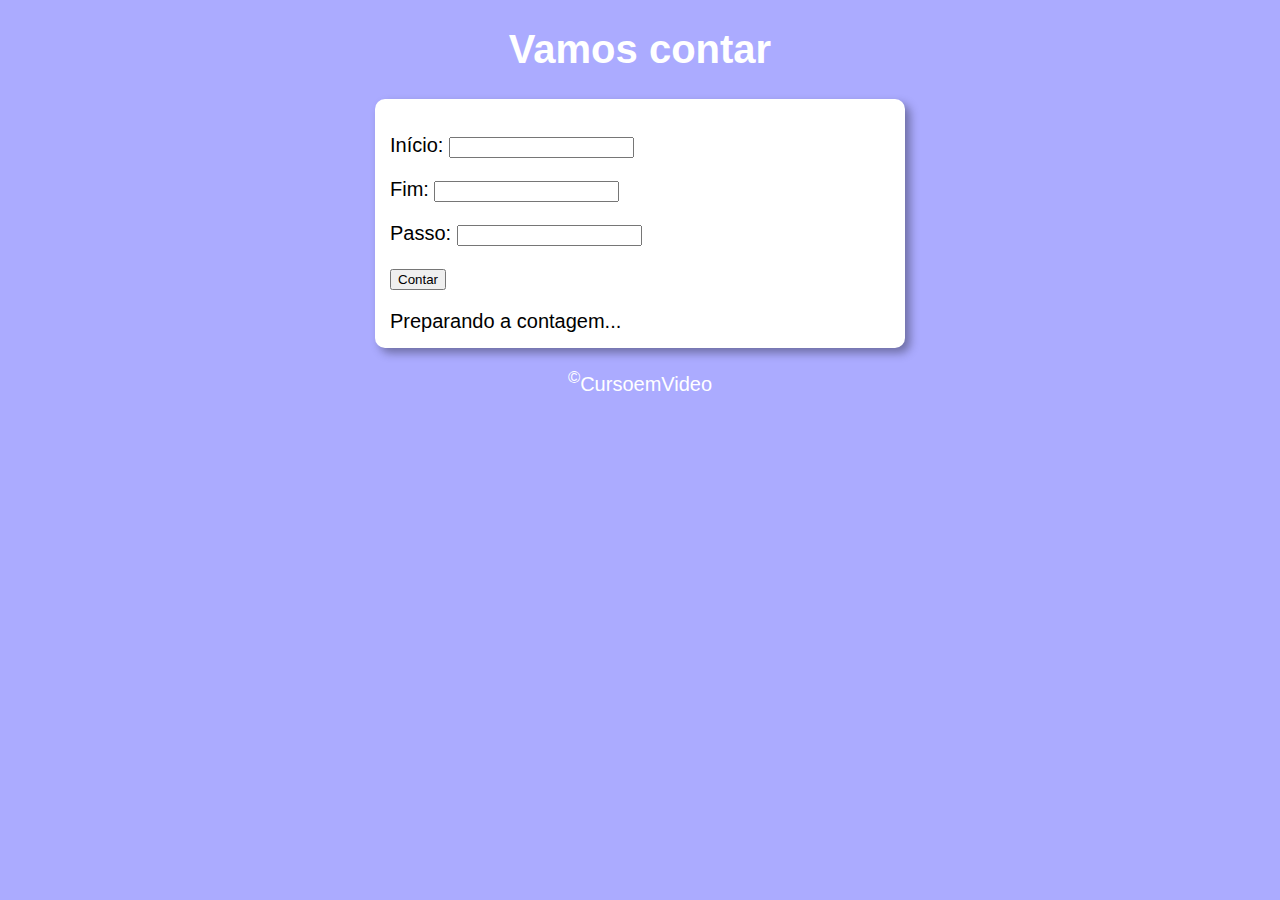
<file: desafios/d003/index.html>
<!DOCTYPE html>
<html lang="pt-br">
<head>
    <meta charset="UTF-8">
    <meta name="viewport" content="width=device-width, initial-scale=1.0">
    <link rel="stylesheet" href="styles/style.css">
    <title>Super Contador</title>
</head>
<body>
    <header>
        <h1>Vamos contar</h1>
    </header>
    <section>
        <div>
            <p>
                <label for="txtinicio">Início:</label>
                <input type="number" name="txtinicio" id="txtinicio">
            </p>
            <p>
                <label for="txtfim">Fim:</label>
                <input type="number" name="txtfim" id="txtfim">
            </p>
            <p>
                <label for="txtpasso">Passo:</label>
                <input type="number" name="txtpasso" id="txtpasso">
            </p>
            <p>
                <input type="submit" value="Contar" onclick="contar()">
            </p>
        </div>
        <div id="res">
            Preparando a contagem...
        </div>
    </section>
    <footer>
        <p><sup>&copy;</sup>CursoemVideo</p>
    </footer>

    <script src="script.js"></script>
</body>
</html>
</file>
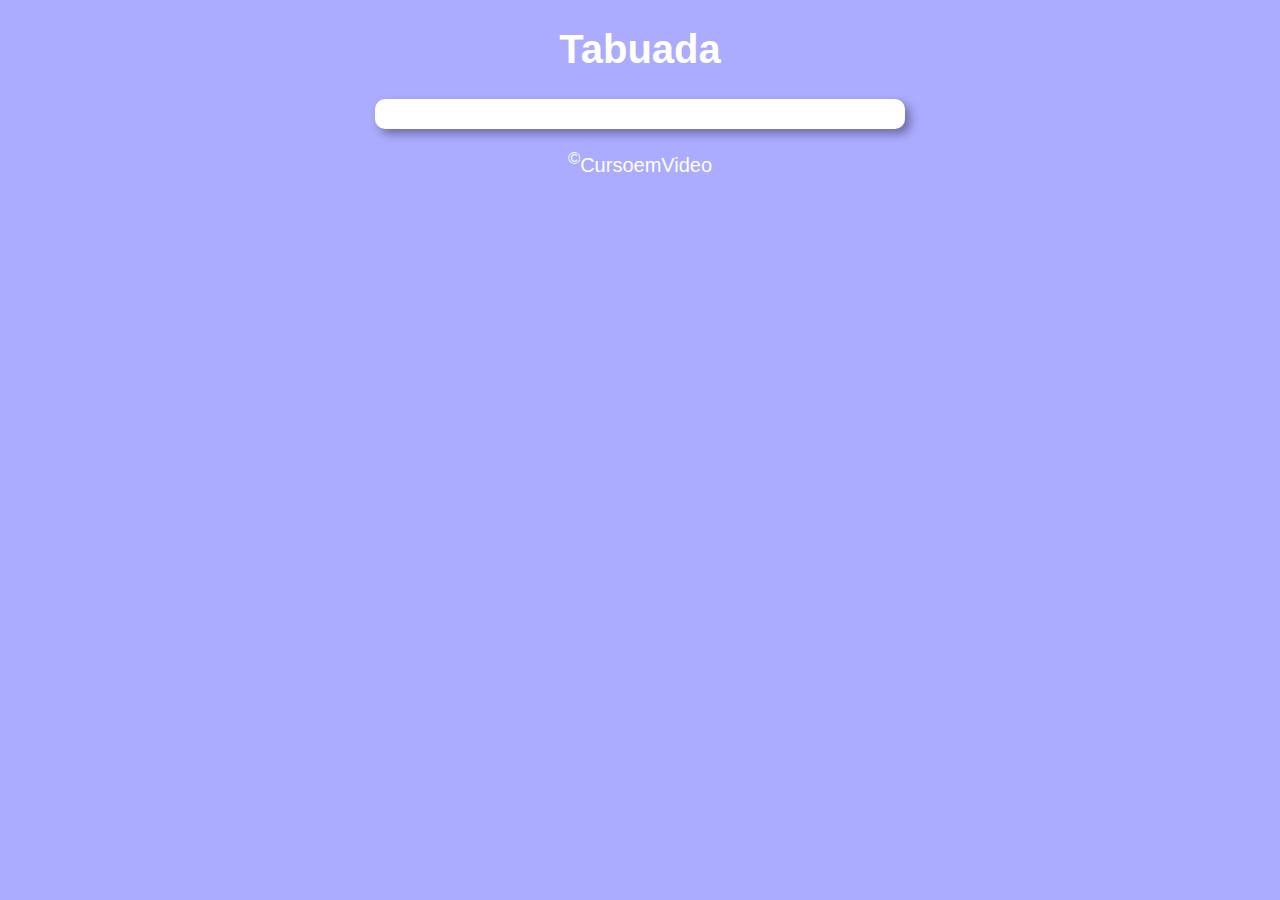
<file: desafios/d004/index.html>
<!DOCTYPE html>
<html lang="pt-br">
<head>
    <meta charset="UTF-8">
    <meta name="viewport" content="width=device-width, initial-scale=1.0">
    <link rel="stylesheet" href="styles/style.css">
    <title>Tabuada</title>
</head>
<body>
    <header>
        <h1>Tabuada</h1>
    </header>
    <section>
        <div>
            
        </div>
        <div>
            
        </div>
    </section>
    <footer>
        <p><sup>&copy;</sup>CursoemVideo</p>
    </footer>

    <script src="script.js"></script>
</body>
</html>
</file>
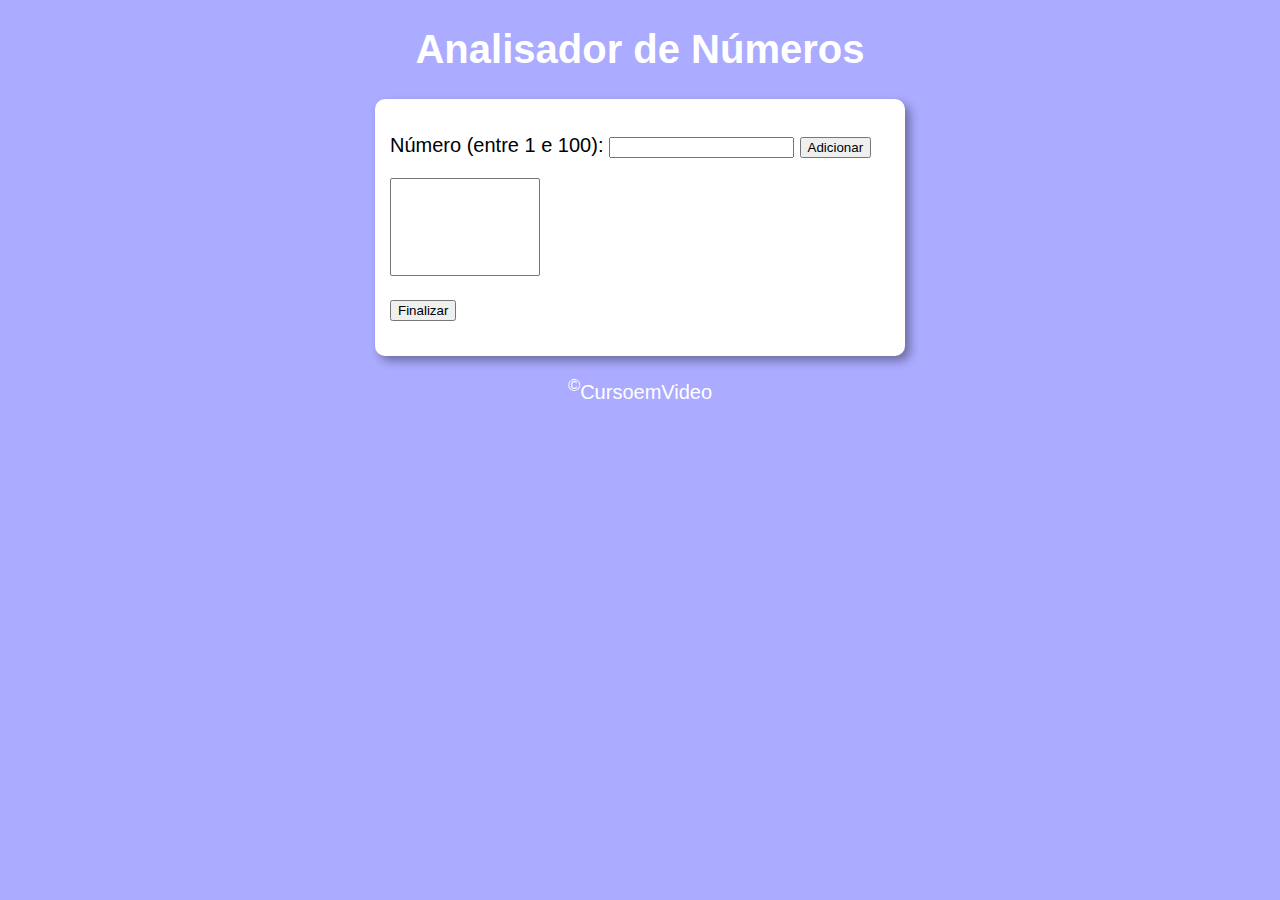
<file: desafios/d005/index.html>
<!DOCTYPE html>
<html lang="pt-br">
<head>
    <meta charset="UTF-8">
    <meta name="viewport" content="width=device-width, initial-scale=1.0">
    <link rel="stylesheet" href="styles/style.css">
    <title>Analisador de Números</title>
</head>
<body>
    <header>
        <h1>Analisador de Números</h1>
    </header>
    <section>
        <div>
            <p>
                <label for="txtn">Número (entre 1 e 100):</label>
                <input type="number" name="numero" id="txtn" value="">
                <input type="submit" value="Adicionar" onclick="add()">
            </p>
            <select name="valores" id="valores" size="6"></select>
            <p><input type="submit" value="Finalizar" onclick="analise()"></p>
        </div>
        <div id="resultado">
            
        </div>
    </section>
    <footer>
        <p><sup>&copy;</sup>CursoemVideo</p>
    </footer>

    <script src="script.js"></script>
</body>
</html>
</file>
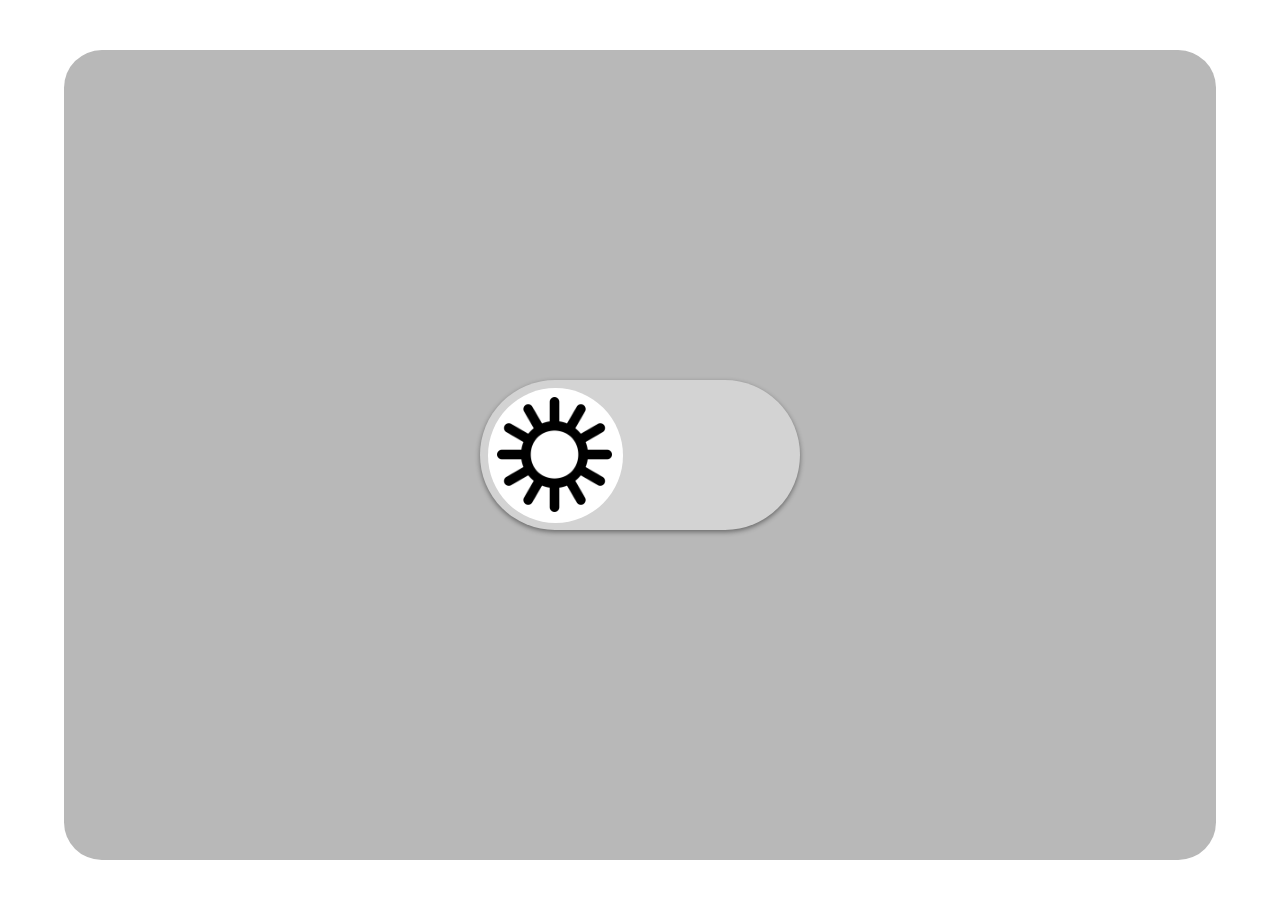
<file: treino-pessoal/treino01/index.html>
<!DOCTYPE html>
<html lang="pt-BR">
<head>
    <meta charset="UTF-8">
    <meta name="viewport" content="width=device-width, initial-scale=1.0">
    <link rel="stylesheet" href="style.css">
    <title>Praticando</title>
</head>
<body>
    <div id="main">
        <div id="conteudo">
            <div id="botao" onclick="mudaCor()">
                <img id="icon" src="images/sun.png" alt="sun">
            </div>
        </div>
    </div>

    <script src="main.js"></script>
</body>
</html>
</file>
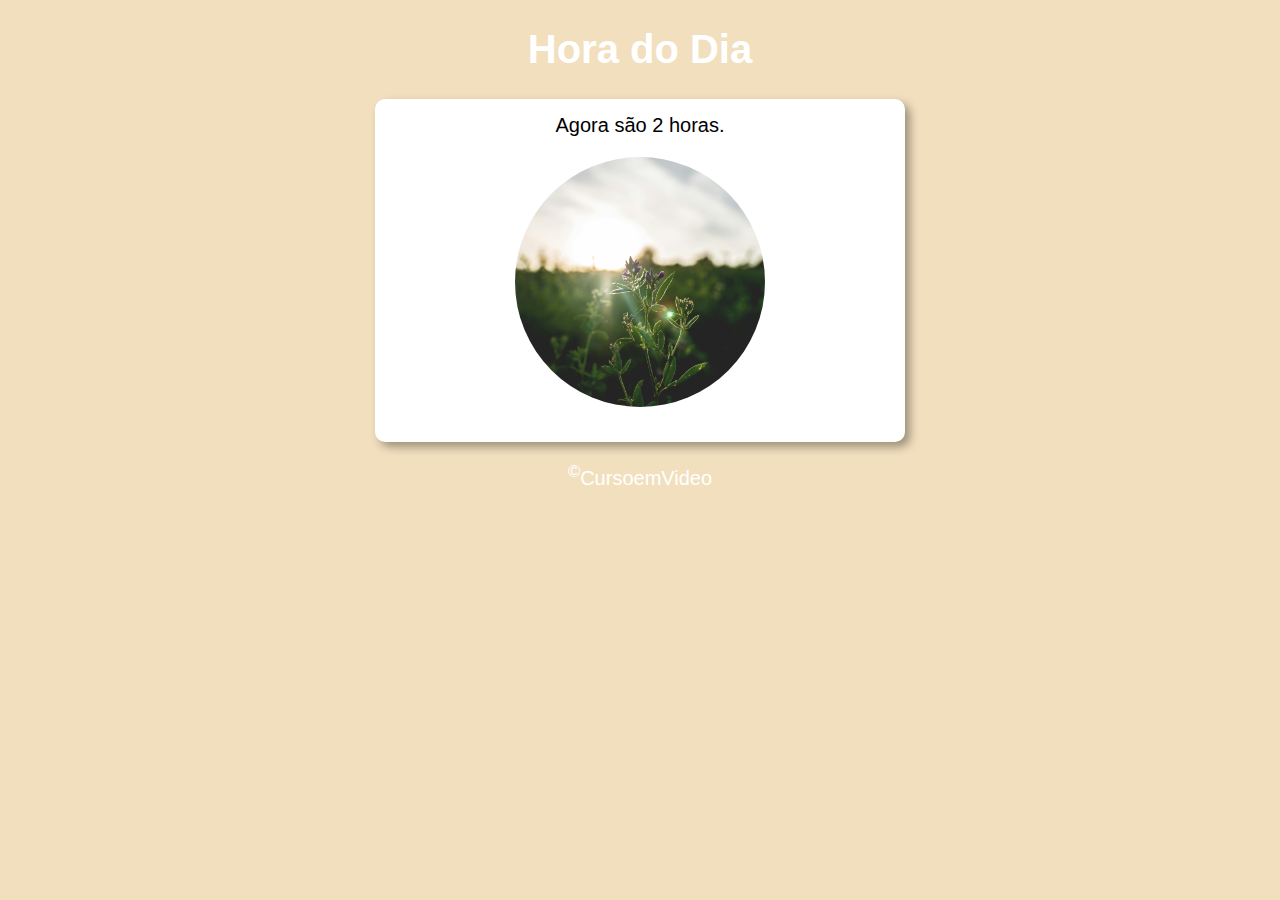
<file: desafios/d001/ex001.html>
<!DOCTYPE html>
<html lang="pt-br">
<head>
    <meta charset="UTF-8">
    <meta name="viewport" content="width=device-width, initial-scale=1.0">
    <link rel="stylesheet" href="styles/style.css">
    <title>Hora do Dia</title>
</head>
<body onload="carregar()">
    <header>
        <h1>Hora do Dia</h1>
    </header>
    <section>
        <div id="msg">
            
        </div>
        <div id="foto">
            
        </div>
    </section>
    <footer>
        <p><sup>&copy;</sup>CursoemVideo</p>
    </footer>

    <script src="script.js"></script>
</body>
</html>
</file>
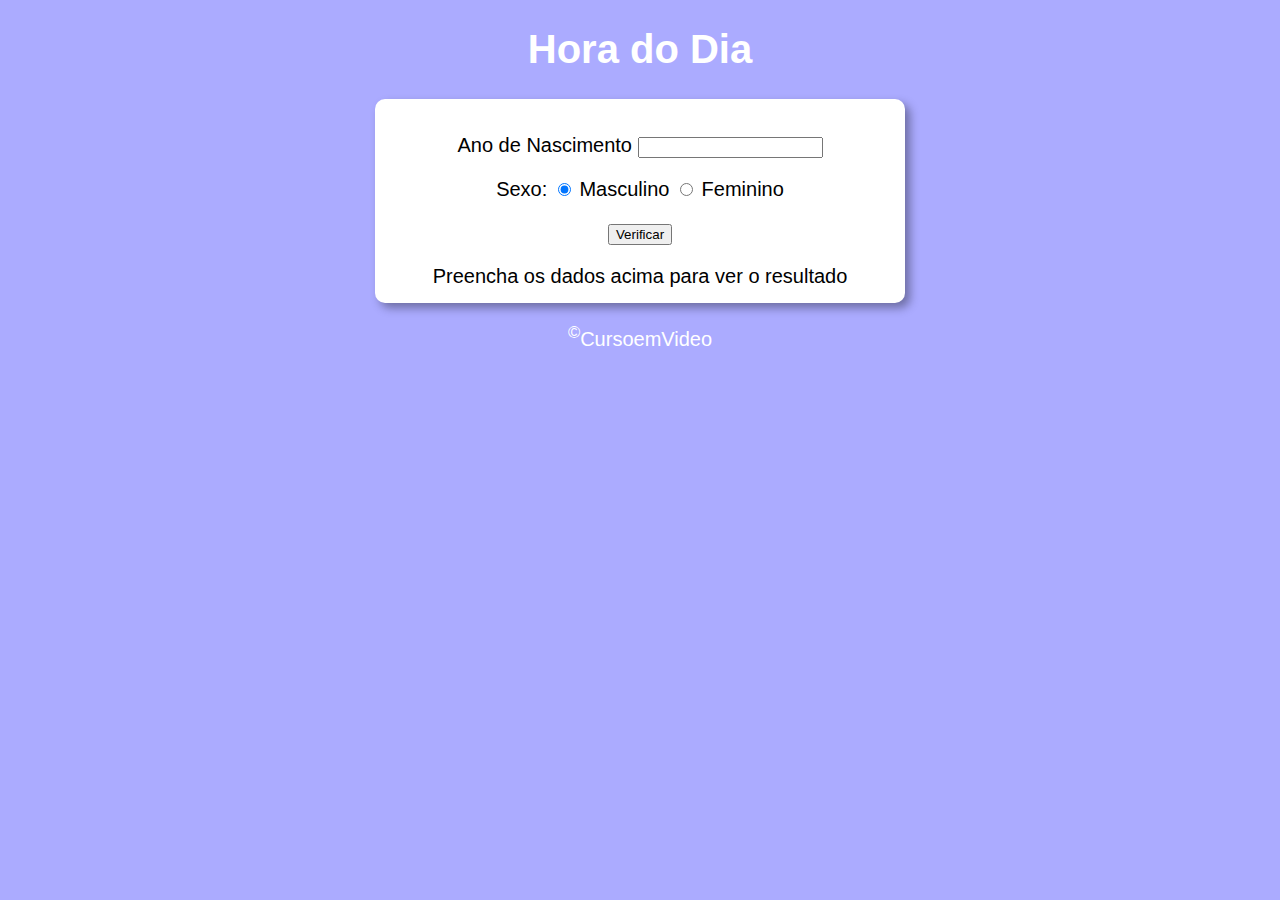
<file: desafios/d002/ex002.html>
<!DOCTYPE html>
<html lang="pt-br">
<head>
    <meta charset="UTF-8">
    <meta name="viewport" content="width=device-width, initial-scale=1.0">
    <link rel="stylesheet" href="styles/style.css">
    <title>Hora do Dia</title>
</head>
<body onload="carregar()">
    <header>
        <h1>Hora do Dia</h1>
    </header>
    <section>
        <div>
            <p>Ano de Nascimento
                <input type="number" name="txtano" id="txtano" min="0">
            </p>
            <p>Sexo:
                <input type="radio" name="radsex" id="mas" checked>
                <label for="mas">Masculino</label>
                <input type="radio" name="radsex" id="fem">
                <label for="fem">Feminino</label>
            </p>
            <p>
                <input type="button" value="Verificar" onclick="verificar()">
            </p>
        </div>
        <div id="res">
            Preencha os dados acima para ver o resultado
        </div>
    </section>
    <footer>
        <p><sup>&copy;</sup>CursoemVideo</p>
    </footer>

    <script src="script.js"></script>
</body>
</html>
</file>
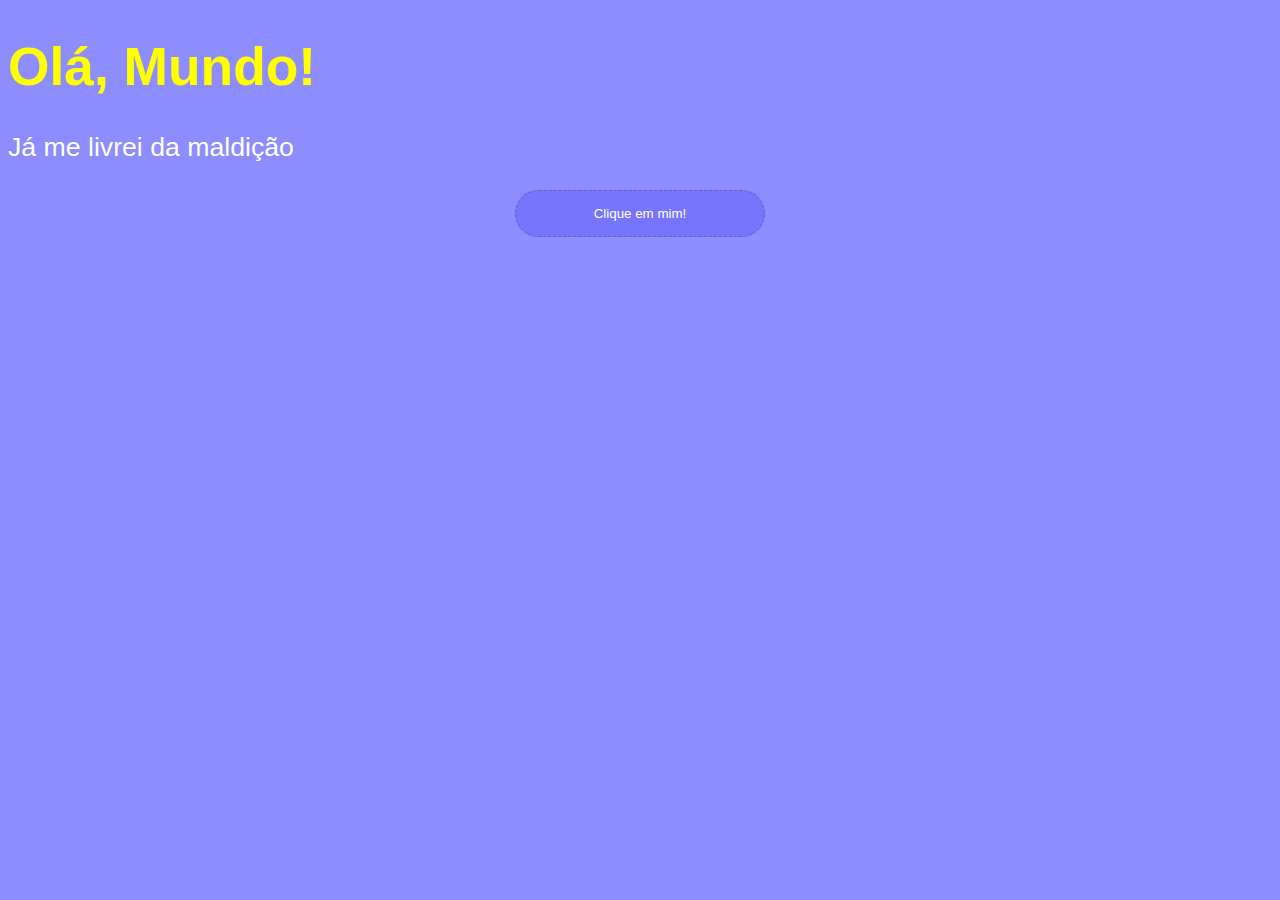
<file: exercicios/aula004/ex001.html>
<!DOCTYPE html>
<html lang="pt-br">
<head>
    <meta charset="UTF-8">
    <meta name="viewport" content="width=device-width, initial-scale=1.0">
    <title>Minha primeira aula de JS</title>
    <style>
        body {
            background-color: #8d8dff;
            color: white;
            font: normal 20pt Arial;
        }

        h1 {
            color: yellow;
        }

        button {
            display: block;
            background-color: #7676fd;
            color: white;
            border: 1px dashed slateblue;
            padding: 15px;
            border-radius: 2cm;
            transition: 0.2s;
            width: 250px;
            margin: auto;
        }

        button:hover {
            background-color: #6666ff;
            border-color: #503ec4;
            padding: 25px;
            transform: translateY(-10px);
            border-radius: 2cm;
            cursor: pointer;
        }
    </style>
</head>
<body>
    <h1>Olá, Mundo!</h1>
    <p>Já me livrei da maldição</p>
    <button onclick="ola()">Clique em mim!</button>
    <script>
        function ola() { 
            window.alert('Minha primeira mensagem!')
            window.confirm('Está gostando de JS?')
            window.prompt('Qual é seu nome?')
        }
    </script>
</body>
</html>
</file>
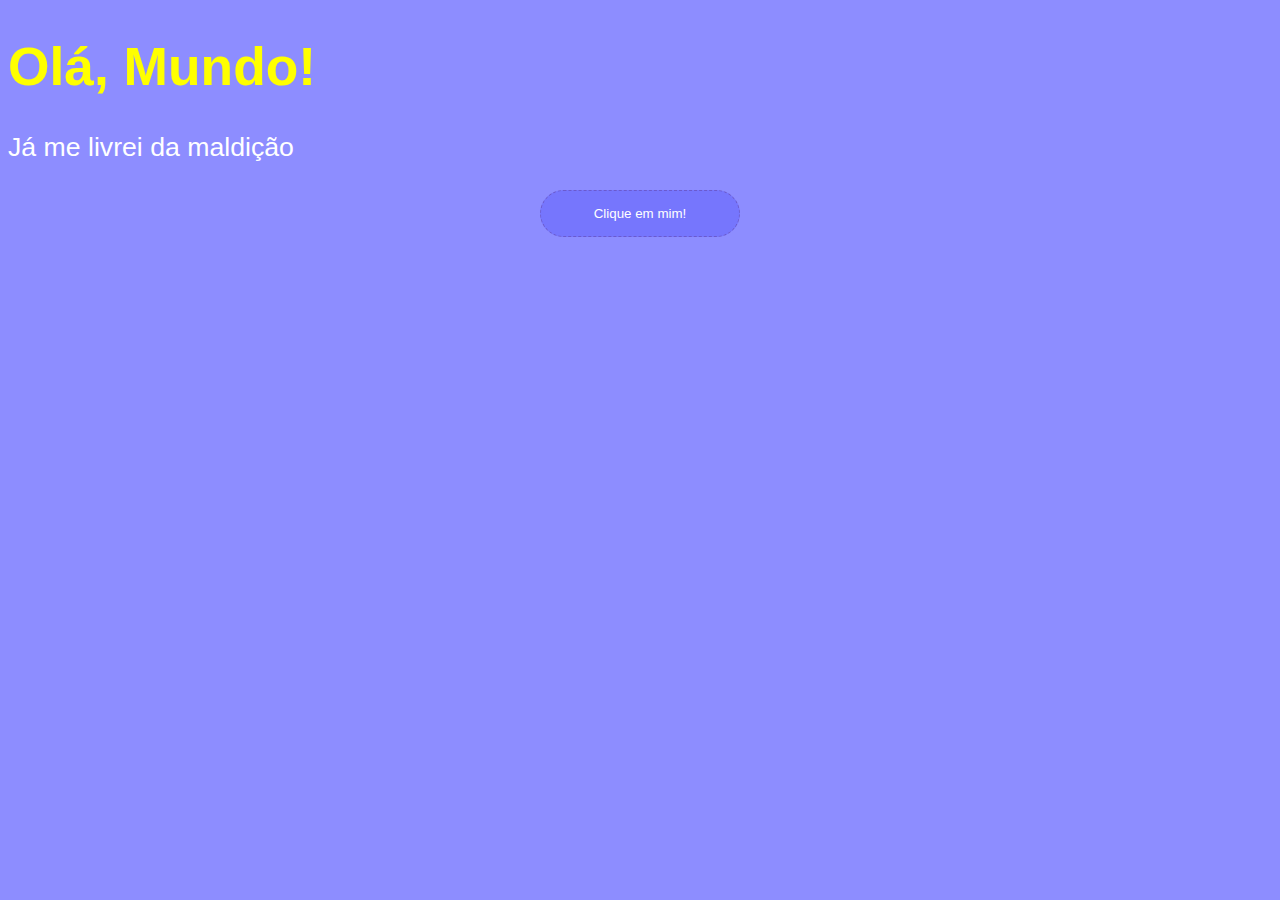
<file: exercicios/aula006/ex002.html>
<!DOCTYPE html>
<html lang="pt-br">
<head>
    <meta charset="UTF-8">
    <meta name="viewport" content="width=device-width, initial-scale=1.0">
    <title>Minha primeira aula de JS</title>
    <style>
        body {
            background-color: #8d8dff;
            color: white;
            font: normal 20pt Arial;
        }

        h1 {
            color: yellow;
        }

        button {
            display: block;
            background-color: #7676fd;
            color: white;
            border: 1px dashed slateblue;
            padding: 15px;
            border-radius: 2cm;
            transition: 0.2s;
            width: 200px;
            margin: auto;
        }

        button:hover {
            background-color: #6666ff;
            border-color: #503ec4;
            padding: 25px;
            width: 210px;
            transform: translateY(-10px);
            border-radius: 2cm;
            cursor: pointer;
        }
    </style>
</head>
<body>

    <h1>Olá, Mundo!</h1>

    <p>Já me livrei da maldição</p>
    <button onclick="ola()">Clique em mim!</button>

    <script>
        function ola() { 
            var nome = window.prompt('Qual é seu nome?')
            window.alert("Bem vindo(a), " + nome) // Concatenação
        }
    </script>
</body>
</html>
</file>
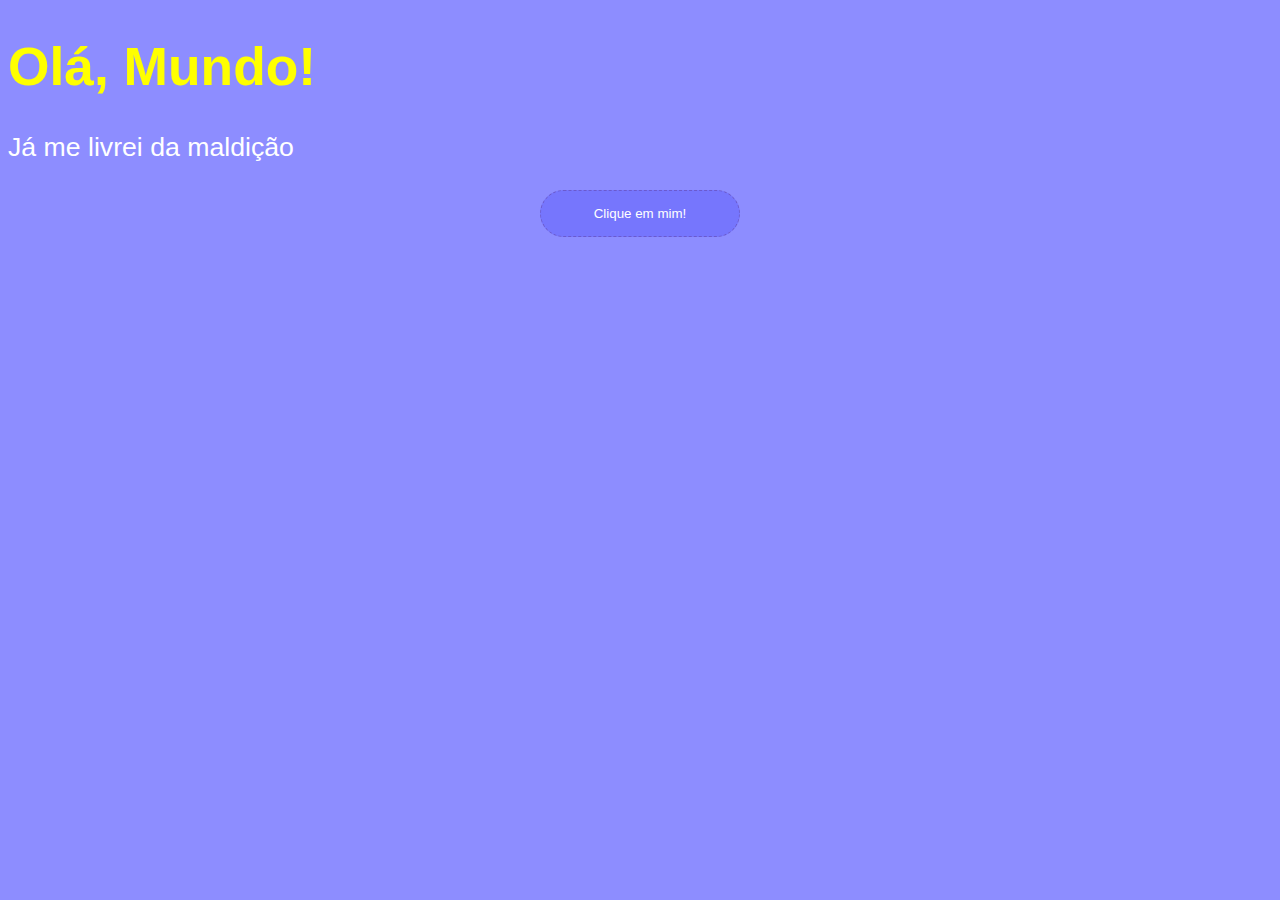
<file: exercicios/aula006/ex003.html>
<!DOCTYPE html>
<html lang="pt-br">
<head>
    <meta charset="UTF-8">
    <meta name="viewport" content="width=device-width, initial-scale=1.0">
    <title>Minha primeira aula de JS</title>
    <style>
        body {
            background-color: #8d8dff;
            color: white;
            font: normal 20pt Arial;
        }

        h1 {
            color: yellow;
        }

        button {
            display: block;
            background-color: #7676fd;
            color: white;
            border: 1px dashed slateblue;
            padding: 15px;
            border-radius: 2cm;
            transition: 0.2s;
            width: 200px;
            margin: auto;
        }

        button:hover {
            background-color: #6666ff;
            border-color: #503ec4;
            padding: 25px;
            width: 210px;
            transform: translateY(-10px);
            border-radius: 2cm;
            cursor: pointer;
        }
    </style>
</head>
<body>

    <h1>Olá, Mundo!</h1>

    <p>Já me livrei da maldição</p>
    <button onclick="ola()">Clique em mim!</button>

    <script>
        function ola() { 
            var n1 = Number(window.prompt('Digite um número:'))
            var n2 = Number(window.prompt('Digite outro número:'))
            var s = n1 + n2
            window.alert(`A soma entre ${n1} e ${n2} é igual a ${s}`)
        }
    </script>
</body>
</html>
</file>
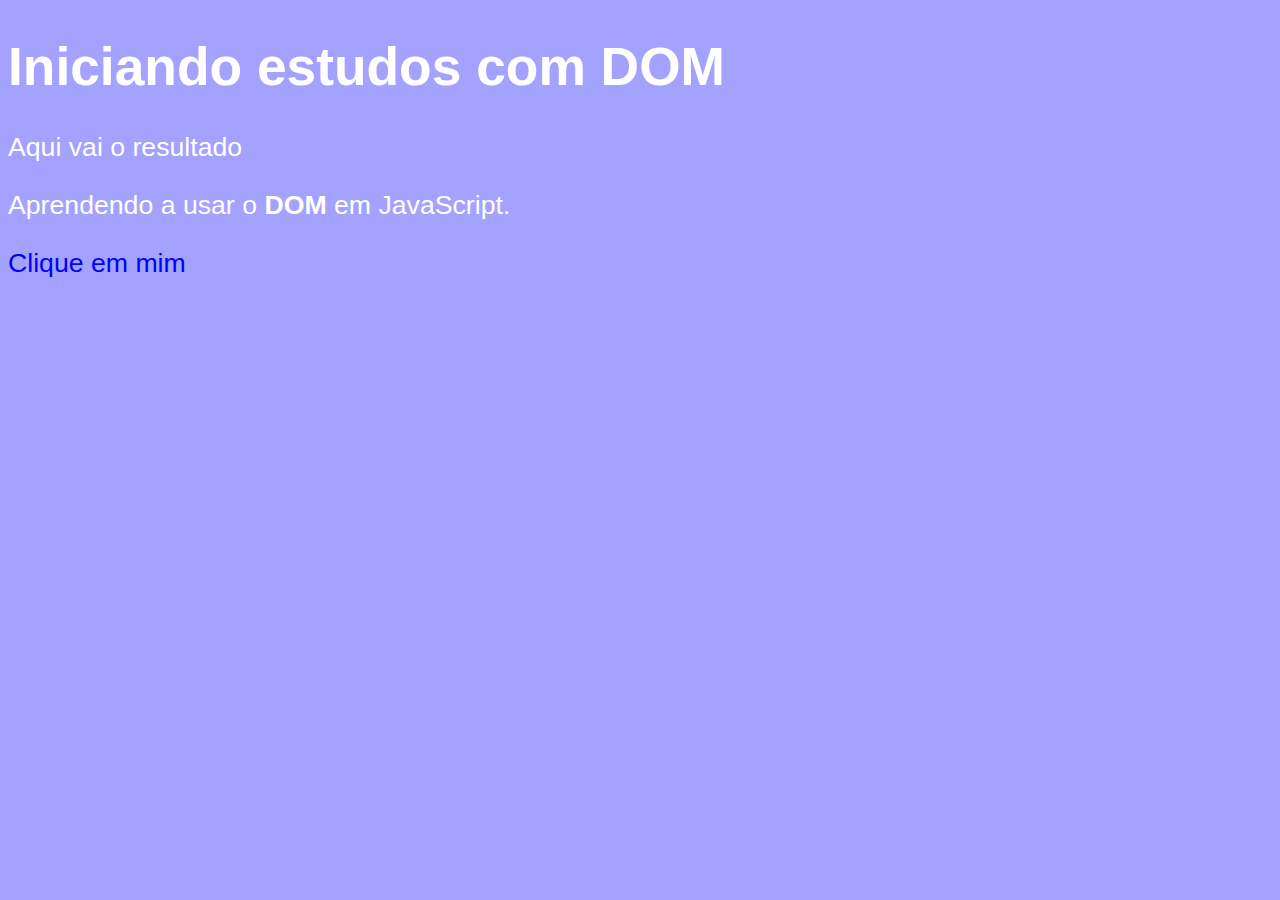
<file: exercicios/aula009/ex005.html>
<!DOCTYPE html>
<html lang="pt-BR">
<head>
    <meta charset="UTF-8">
    <meta name="viewport" content="width=device-width, initial-scale=1.0">
    <title>Primeiros passos com DOM</title>
    <style>
        body {
            background-color: #a3a2ff;
            color: white;
            font: normal 20pt Arial;
        }
    </style>
</head>
<body>
    <h1>Iniciando estudos com DOM</h1>
    <p>Aqui vai o resultado</p>
    <p>Aprendendo a usar o <strong>DOM</strong> em JavaScript.</p>
    <div id="msg">Clique em mim</div>

    <script>
        var p1 = window.document.getElementsByTagName('p')[0]
        // var d = window.document.getElementById('msg')
        // d.style.backgroundColor = 'green'

        var d = document.querySelector('div#msg')
        d.style.color = 'blue'

    </script>
</body>
</html>
</file>
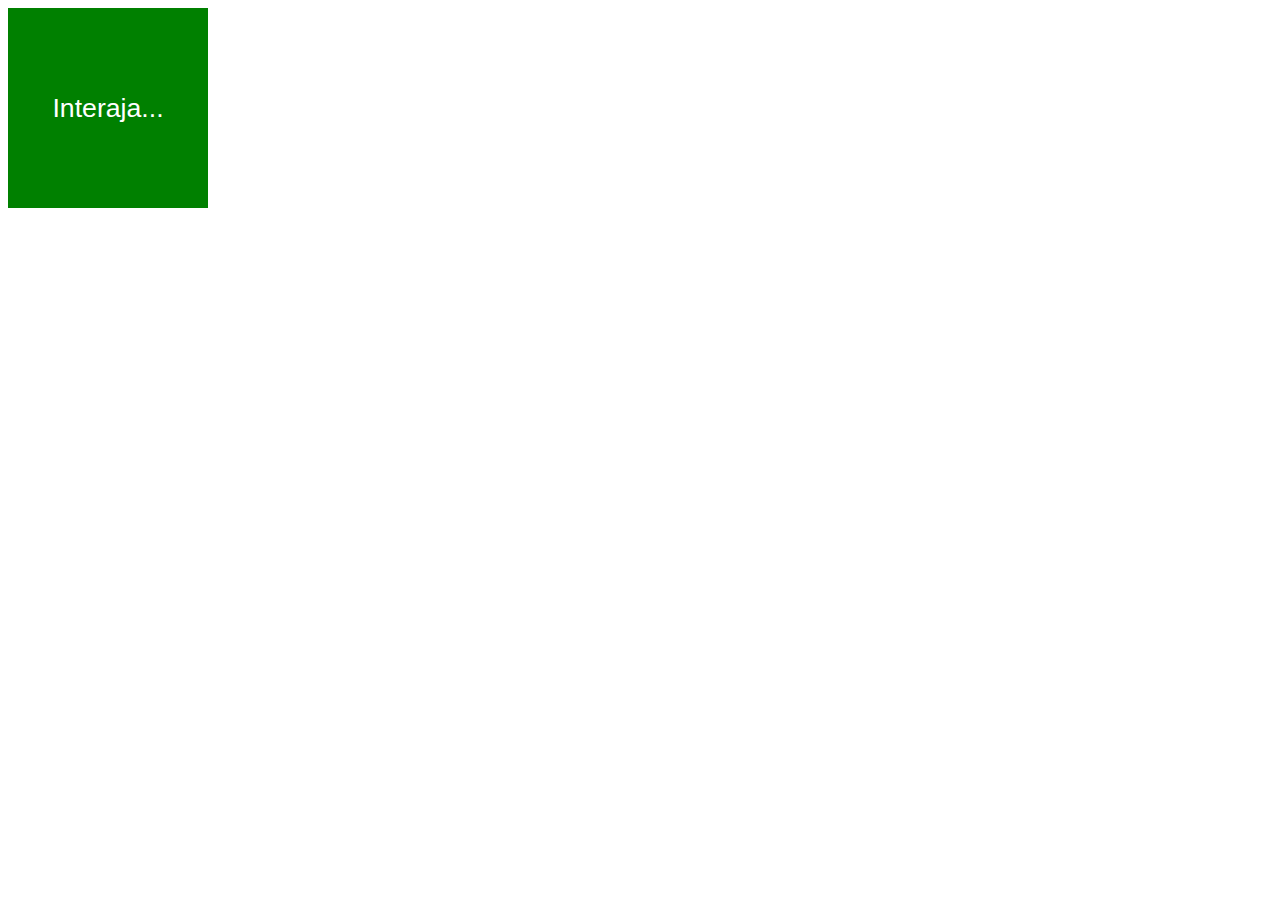
<file: exercicios/aula010/ex006.html>
<!DOCTYPE html>
<html lang="pt-br">
<head>
    <meta charset="UTF-8">
    <meta name="viewport" content="width=device-width, initial-scale=1.0">
    <title>Eventos DOM</title>
    <style>
        div#area {
            font: normal 20pt Arial;
            background-color: green;
            color: white;
            width: 200px;
            height: 200px;
            line-height: 200px;
            text-align: center;
        }
    </style>
</head>
<body>
    <div id="area">
        Interaja...
    </div>

    <script>
        var area = document.getElementById('area')
        area.addEventListener('click', clicar)
        area.addEventListener('mouseenter', entrar)
        area.addEventListener('mouseout', sair)
        
        function clicar() {
            area.innerText = 'Clicou!'
            area.style.backgroundColor = 'red'
        }

        function entrar() {
            area.innerText = 'Entrou!'
        }

        function sair() {
            area.innerText = 'Saiu!'
            area.style.backgroundColor = 'green'
        }
    </script>
</body>
</html>
</file>
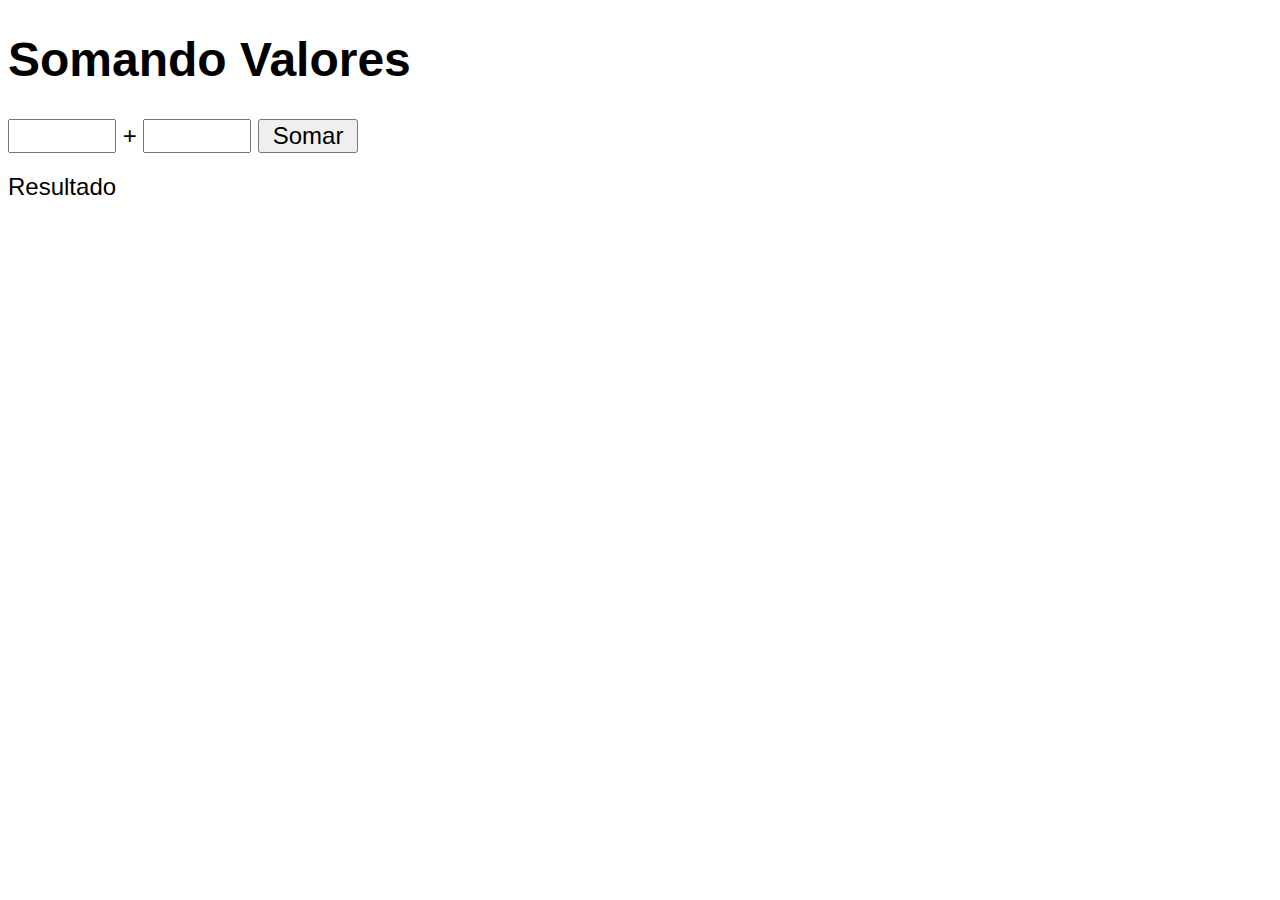
<file: exercicios/aula010/ex007.html>
<!DOCTYPE html>
<html lang="pt-br">
<head>
    <meta charset="UTF-8">
    <meta name="viewport" content="width=device-width, initial-scale=1.0">
    <title>Somando Números</title>
    <style>
        body {
            font: normal 18pt Arial;
        }
        input {
            font: normal 18pt Arial;
            width: 100px;
            text-align: center;
        }
        div#res {
            margin-top: 20px;
        }
    </style>
</head>
<body>
    <h1>Somando Valores</h1>
    <input type="number" name="txtn1" id="txtn1"> +
    <input type="number" name="txtn2" id="txtn2">
    <input type="button" value="Somar" onclick="somar()">
    <div id="res">Resultado</div>

    <script>
        function somar() {
            var tn1 = document.getElementById('txtn1')
            var tn2 = document.getElementById('txtn2')
            var res = document.getElementById('res')
            var n1 = Number(tn1.value)
            var n2 = Number(tn2.value)
            var s = n1 + n2
            res.innerHTML = `A soma entre ${n1} e ${n2} é igual a ${s}`
        }
    </script>
</body>
</html>
</file>
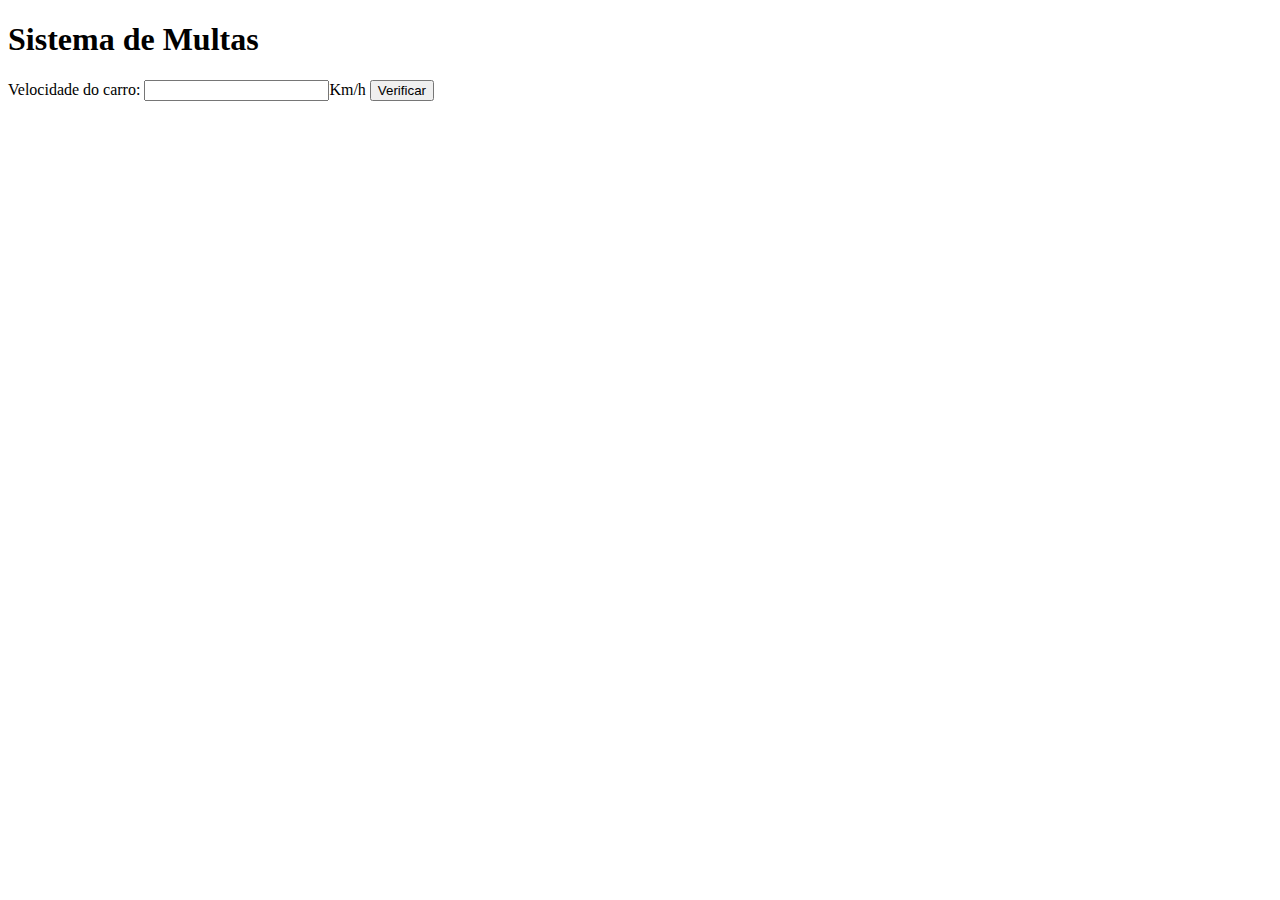
<file: exercicios/aula011/ex008.html>
<!DOCTYPE html>
<html lang="pt-br">
<head>
    <meta charset="UTF-8">
    <meta name="viewport" content="width=device-width, initial-scale=1.0">
    <title>DETRAN</title>
</head>
<body>
    <h1>Sistema de Multas</h1>
    Velocidade do carro: <input type="number" name="txtvel" id="txtvel">Km/h
    <input type="button" value="Verificar" onclick="calcular()">
    <div id="res"></div>

    <script src="ex008.js"></script>
</body>
</html>
</file>
<file: desafios/d003/styles/style.css>
@charset "UTF-8";

body {
    background-color: #ababff;
    font: normal 15pt Arial;
}

header {
    color: white;
    text-align: center;
}

section {
    background-color: white;
    border-radius: 10px;
    padding: 15px;
    width: 500px;
    margin: auto;
    box-shadow: 5px 5px 10px #0000005b;
}

footer {
    color: white;
    text-align: center;
}
</file>
<file: desafios/d004/styles/style.css>
@charset "UTF-8";

body {
    background-color: #ababff;
    font: normal 15pt Arial;
}

header {
    color: white;
    text-align: center;
}

section {
    background-color: white;
    border-radius: 10px;
    padding: 15px;
    width: 500px;
    margin: auto;
    box-shadow: 5px 5px 10px #0000005b;
}

footer {
    color: white;
    text-align: center;
}

div {
    text-align: center;
}
</file>
<file: desafios/d005/styles/style.css>
@charset "UTF-8";

body {
    background-color: #ababff;
    font: normal 15pt Arial;
}

header {
    color: white;
    text-align: center;
}

section {
    background-color: white;
    border-radius: 10px;
    padding: 15px;
    width: 500px;
    margin: auto;
    box-shadow: 5px 5px 10px #0000005b;
}

footer {
    color: white;
    text-align: center;
}

#valores {
    width: 150px;
}
</file>
<file: treino-pessoal/treino01/style.css>
@charset "UTF-8";

* {
    margin: 0;
    padding: 0;
    box-sizing: border-box;
}

html {
    width: 100vw;
    height: 100vh;
}

body {
    transition: 0.5s;
    background-color: white;
}

#main {
    transition: 0.5s;
    background-color: #b8b8b8;
    width: 90vw;
    height: 90vh;
    margin: auto;
    margin-top: 50px;
    border-radius: 1cm;
}

#conteudo {
    transition: 0.5s;
    position: relative;
    top: 50%;
    left: 50%;
    transform: translate(-50%, -50%);
    background-color: rgb(211, 211, 211);
    width: 320px;
    height: 150px;
    border-radius: 2cm;
    box-shadow: 0 2px 5px rgba(0, 0, 0, 0.438)
}

#botao {
    transition: 0.5s;
    position: absolute;
    top: 5%;
    left: 2.5%;
    background-color: #ffffff;
    border-radius: 2cm;
    width: 135px;
    height: 135px;
}

#botao:hover {
    cursor: pointer;
}

#icon {
    position: absolute;
    transition: 0.5s;
    width: 115px;
    top: 7%;
    left: 7%;
}
</file>
<file: desafios/d001/styles/style.css>
@charset "UTF-8";

body {
    background-color: #ababff;
    font: normal 15pt Arial;
}

header {
    color: white;
    text-align: center;
}

section {
    background-color: white;
    border-radius: 10px;
    padding: 15px;
    width: 500px;
    margin: auto;
    box-shadow: 5px 5px 10px #0000005b;
}

footer {
    color: white;
    text-align: center;
}

div {
    text-align: center;
}

div#foto {
    position: relative;
    left: 25%;
    width: 250px;
    height: 250px;
    border-radius: 100%;
    margin: 20px 0;
    background-image: url('../images/foto-manha.jpg');
    background-position: center center;
    background-size: cover;
}
</file>
<file: desafios/d002/styles/style.css>
@charset "UTF-8";

body {
    background-color: #ababff;
    font: normal 15pt Arial;
}

header {
    color: white;
    text-align: center;
}

section {
    background-color: white;
    border-radius: 10px;
    padding: 15px;
    width: 500px;
    margin: auto;
    box-shadow: 5px 5px 10px #0000005b;
}

footer {
    color: white;
    text-align: center;
}

div {
    text-align: center;
}
</file>
